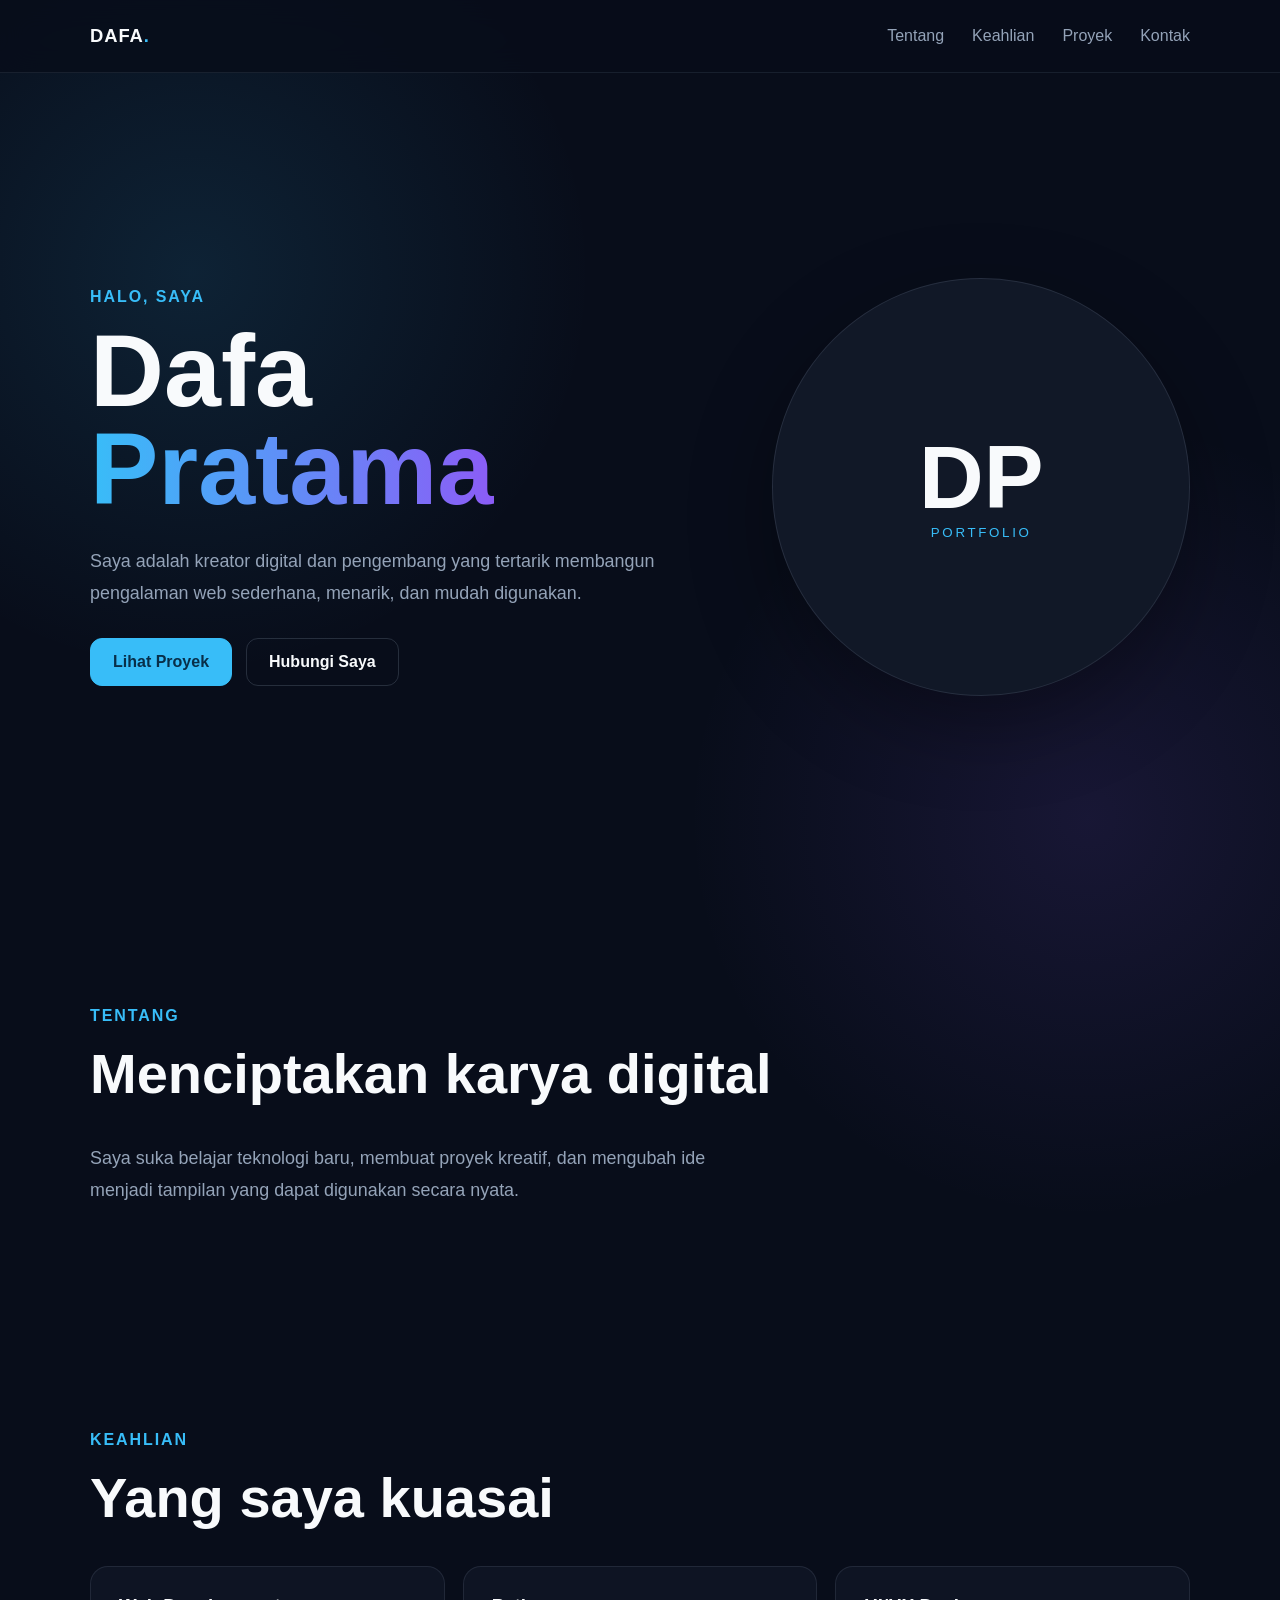
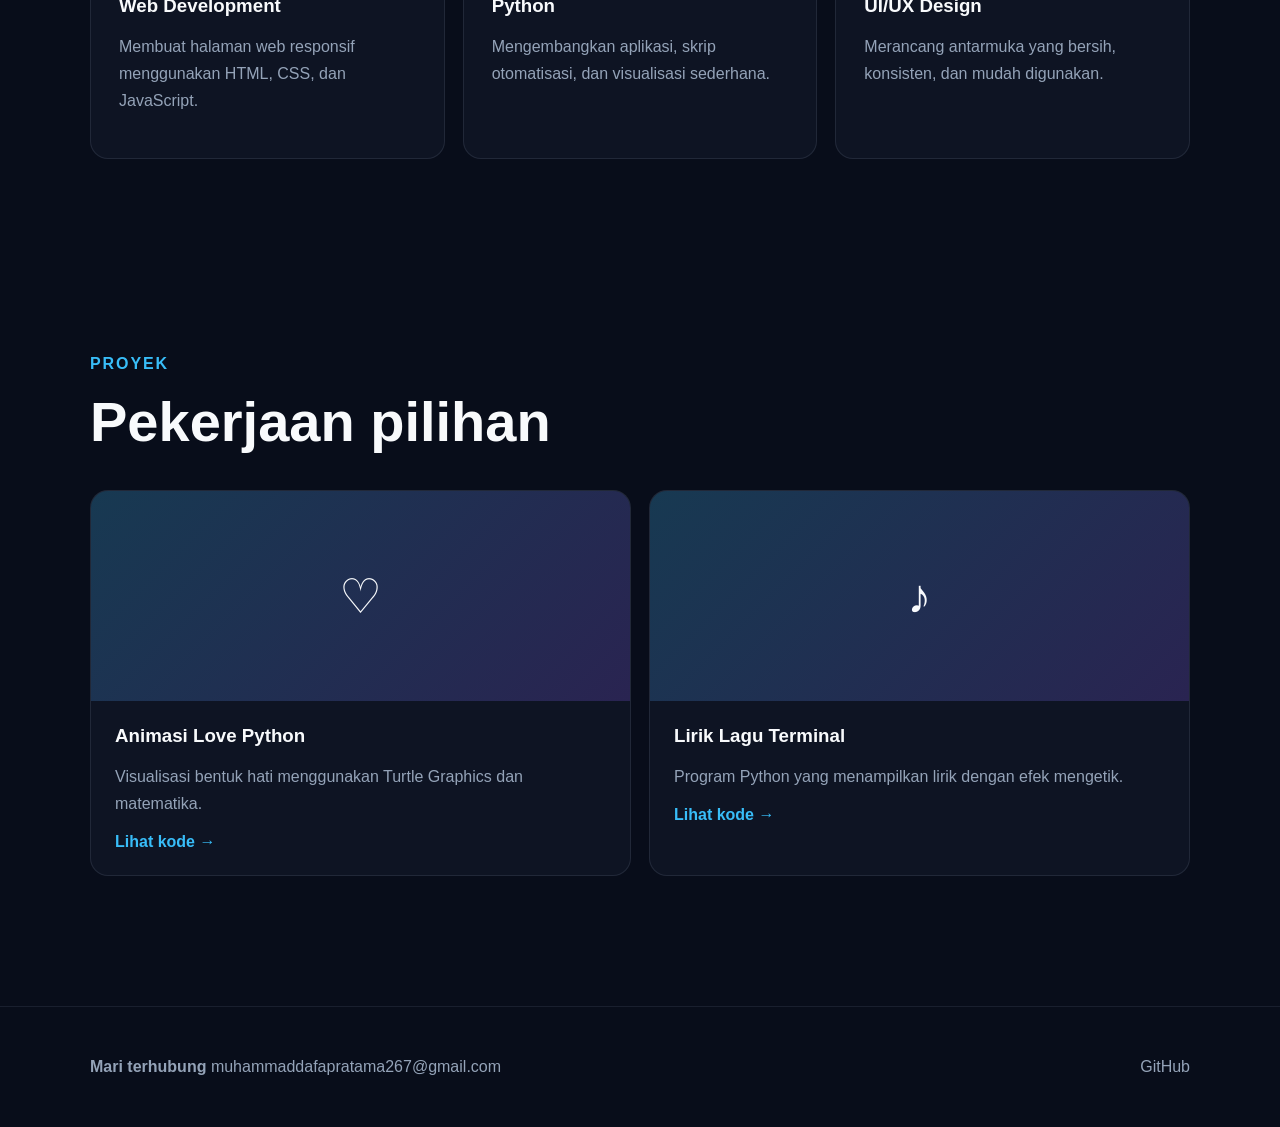
<file: index.html>
<!DOCTYPE html>
<html lang="id">
<head>
    <meta charset="UTF-8">
    <meta name="viewport" content="width=device-width, initial-scale=1.0">
    <meta name="description" content="Portfolio pribadi Dafa Pratama">
    <title>Dafa Pratama | Portfolio</title>
    <link rel="stylesheet" href="style.css">
</head>
<body>
    <nav aria-label="Navigasi utama">
        <div class="container">
            <a class="logo" href="#home">DAFA<span>.</span></a>
            <button class="menu-button" type="button" aria-label="Buka menu" aria-controls="nav-links" aria-expanded="false">☰</button>
            <div class="nav-links" id="nav-links">
                <a href="#tentang">Tentang</a>
                <a href="#keahlian">Keahlian</a>
                <a href="#proyek">Proyek</a>
                <a href="#kontak">Kontak</a>
            </div>
        </div>
    </nav>

    <main id="home" class="container">
        <div class="hero">
            <div>
                <p class="eyebrow">Halo, saya</p>
                <h1>Dafa <span>Pratama</span></h1>
                <p class="description">
                    Saya adalah kreator digital dan pengembang yang tertarik membangun
                    pengalaman web sederhana, menarik, dan mudah digunakan.
                </p>
                <div class="actions">
                    <a class="button primary" href="#proyek">Lihat Proyek</a>
                    <a class="button" href="#kontak">Hubungi Saya</a>
                </div>
            </div>

            <div class="profile-card" aria-label="Inisial Dafa Pratama">
                <div>
                    <strong>DP</strong>
                    <small>PORTFOLIO</small>
                </div>
            </div>
        </div>

        <section id="tentang" class="reveal">
            <div class="section-heading">
                <p>Tentang</p>
                <h2>Menciptakan karya digital</h2>
            </div>
            <p class="description">
                Saya suka belajar teknologi baru, membuat proyek kreatif, dan mengubah
                ide menjadi tampilan yang dapat digunakan secara nyata.
            </p>
        </section>

        <section id="keahlian" class="reveal">
            <div class="section-heading">
                <p>Keahlian</p>
                <h2>Yang saya kuasai</h2>
            </div>
            <div class="skills">
                <article class="skill">
                    <h3>Web Development</h3>
                    <p>Membuat halaman web responsif menggunakan HTML, CSS, dan JavaScript.</p>
                </article>
                <article class="skill">
                    <h3>Python</h3>
                    <p>Mengembangkan aplikasi, skrip otomatisasi, dan visualisasi sederhana.</p>
                </article>
                <article class="skill">
                    <h3>UI/UX Design</h3>
                    <p>Merancang antarmuka yang bersih, konsisten, dan mudah digunakan.</p>
                </article>
            </div>
        </section>

        <section id="proyek" class="reveal">
            <div class="section-heading">
                <p>Proyek</p>
                <h2>Pekerjaan pilihan</h2>
            </div>
            <div class="projects">
                <article class="project">
                    <div class="project-preview">♡</div>
                    <div class="project-content">
                        <h3>Animasi Love Python</h3>
                        <p>Visualisasi bentuk hati menggunakan Turtle Graphics dan matematika.</p>
                        <a href="pyvisual.py">Lihat kode →</a>
                    </div>
                </article>
                <article class="project">
                    <div class="project-preview">♪</div>
                    <div class="project-content">
                        <h3>Lirik Lagu Terminal</h3>
                        <p>Program Python yang menampilkan lirik dengan efek mengetik.</p>
                        <a href="Untitled-1.py">Lihat kode →</a>
                    </div>
                </article>
            </div>
        </section>
    </main>

    <footer id="kontak">
        <div class="container">
            <div>
                <strong>Mari terhubung</strong>
                <a href="mailto:muhammaddafapratama267@gmail.com">muhammaddafapratama267@gmail.com</a>
            </div>
            <div class="socials">
                <a href="https://github.com/DafaPratama" target="_blank" rel="noopener noreferrer">GitHub</a>
            </div>
        </div>
    </footer>

    <a class="back-to-top" href="#home" aria-label="Kembali ke atas">↑</a>

    <script src="script.js"></script>
</body>
</html>
</file>
<file: style.css>
:root {
    --bg: #080d1a;
    --surface: #111827;
    --accent: #38bdf8;
    --accent-two: #8b5cf6;
    --text: #f8fafc;
    --muted: #94a3b8;
}

* {
    box-sizing: border-box;
}

html {
    scroll-behavior: smooth;
}

body {
    margin: 0;
    font-family: Inter, Arial, sans-serif;
    color: var(--text);
    background:
        radial-gradient(circle at 15% 10%, rgba(56, 189, 248, 0.12), transparent 25rem),
        radial-gradient(circle at 85% 30%, rgba(139, 92, 246, 0.12), transparent 25rem),
        var(--bg);
}

a {
    color: inherit;
    text-decoration: none;
}

.container {
    width: min(1100px, calc(100% - 40px));
    margin-inline: auto;
}

nav {
    position: sticky;
    top: 0;
    z-index: 10;
    border-bottom: 1px solid rgba(148, 163, 184, 0.12);
    background: rgba(8, 13, 26, 0.85);
    backdrop-filter: blur(14px);
}

nav .container {
    height: 72px;
    display: flex;
    align-items: center;
    justify-content: space-between;
}

.logo {
    font-size: 1.15rem;
    font-weight: 800;
    letter-spacing: 0.05em;
}

.logo span {
    color: var(--accent);
}

.nav-links {
    display: flex;
    gap: 28px;
    color: var(--muted);
}

.nav-links a:hover {
    color: var(--accent);
}

.menu-button {
    display: none;
    width: 44px;
    height: 44px;
    border: 1px solid rgba(148, 163, 184, 0.22);
    border-radius: 10px;
    color: var(--text);
    background: transparent;
    font-size: 1.25rem;
    cursor: pointer;
}

.hero {
    min-height: calc(100vh - 72px);
    display: grid;
    grid-template-columns: 1.2fr 0.8fr;
    align-items: center;
    gap: 56px;
    padding-block: 80px;
}

.eyebrow {
    margin: 0 0 16px;
    color: var(--accent);
    font-weight: 700;
    letter-spacing: 0.12em;
    text-transform: uppercase;
}

h1 {
    margin: 0;
    font-size: clamp(3rem, 8vw, 6.5rem);
    line-height: 0.95;
}

h1 span {
    color: transparent;
    background: linear-gradient(90deg, var(--accent), var(--accent-two));
    background-clip: text;
}

.description {
    max-width: 620px;
    margin: 28px 0;
    color: var(--muted);
    font-size: 1.12rem;
    line-height: 1.8;
}

.actions {
    display: flex;
    flex-wrap: wrap;
    gap: 14px;
}

.button {
    padding: 14px 22px;
    border: 1px solid rgba(148, 163, 184, 0.22);
    border-radius: 12px;
    font-weight: 700;
    transition: 180ms ease;
}

.button.primary {
    border-color: var(--accent);
    color: #082f49;
    background: var(--accent);
}

.button:hover {
    transform: translateY(-2px);
    border-color: var(--accent);
}

.profile-card {
    aspect-ratio: 1;
    display: grid;
    place-items: center;
    border: 1px solid rgba(148, 163, 184, 0.16);
    border-radius: 50%;
    background: var(--surface);
    box-shadow: 0 30px 80px rgba(0, 0, 0, 0.35);
}

.profile-card div {
    text-align: center;
}

.profile-card strong {
    display: block;
    font-size: clamp(3rem, 7vw, 6rem);
    line-height: 1;
}

.profile-card small {
    color: var(--accent);
    letter-spacing: 0.2em;
}

section {
    padding-block: 90px;
}

.section-heading {
    margin-bottom: 36px;
}

.section-heading h2 {
    margin: 8px 0 0;
    font-size: clamp(2rem, 5vw, 3.5rem);
}

.section-heading p {
    color: var(--accent);
    font-weight: 700;
    text-transform: uppercase;
    letter-spacing: 0.12em;
}

.skills,
.projects {
    display: grid;
    gap: 18px;
}

.skills {
    grid-template-columns: repeat(3, 1fr);
}

.projects {
    grid-template-columns: repeat(2, 1fr);
}

.skill,
.project {
    border: 1px solid rgba(148, 163, 184, 0.14);
    border-radius: 18px;
    background: rgba(17, 24, 39, 0.78);
}

.skill {
    padding: 28px;
}

.skill h3 {
    margin: 0 0 12px;
}

.skill p,
.project p {
    color: var(--muted);
    line-height: 1.7;
}

.project {
    overflow: hidden;
}

.project-preview {
    height: 210px;
    display: grid;
    place-items: center;
    font-size: 3rem;
    background: linear-gradient(135deg, rgba(56, 189, 248, 0.22), rgba(139, 92, 246, 0.22));
}

.project-content {
    padding: 24px;
}

.project-content h3 {
    margin: 0;
}

.project-content a {
    color: var(--accent);
    font-weight: 700;
}

.reveal {
    opacity: 0;
    transform: translateY(24px);
    transition: opacity 600ms ease, transform 600ms ease;
}

.reveal.visible {
    opacity: 1;
    transform: translateY(0);
}

footer {
    margin-top: 40px;
    border-top: 1px solid rgba(148, 163, 184, 0.12);
}

footer .container {
    min-height: 120px;
    display: flex;
    align-items: center;
    justify-content: space-between;
    color: var(--muted);
}

.socials {
    display: flex;
    gap: 18px;
}

.back-to-top {
    position: fixed;
    right: 24px;
    bottom: 24px;
    width: 48px;
    height: 48px;
    display: grid;
    place-items: center;
    border: 1px solid rgba(148, 163, 184, 0.24);
    border-radius: 50%;
    color: var(--text);
    background: var(--surface);
    box-shadow: 0 12px 30px rgba(0, 0, 0, 0.25);
    opacity: 0;
    pointer-events: none;
    transform: translateY(12px);
    transition: 180ms ease;
}

.back-to-top.visible {
    opacity: 1;
    pointer-events: auto;
    transform: translateY(0);
}

@media (max-width: 800px) {
    .hero {
        grid-template-columns: 1fr;
        text-align: center;
    }

    .description {
        margin-inline: auto;
    }

    .actions {
        justify-content: center;
    }

    .profile-card {
        width: min(280px, 80%);
        margin-inline: auto;
    }

    .skills,
    .projects {
        grid-template-columns: 1fr;
    }

    .menu-button {
        display: grid;
        place-items: center;
    }

    .nav-links {
        position: absolute;
        top: 72px;
        left: 20px;
        right: 20px;
        display: none;
        flex-direction: column;
        gap: 0;
        padding: 8px;
        border: 1px solid rgba(148, 163, 184, 0.14);
        border-radius: 14px;
        background: rgba(17, 24, 39, 0.98);
        box-shadow: 0 18px 40px rgba(0, 0, 0, 0.35);
    }

    .nav-links.open {
        display: flex;
    }

    .nav-links a {
        padding: 14px 12px;
    }

    footer .container {
        flex-direction: column;
        justify-content: center;
        gap: 10px;
        text-align: center;
    }
}

@media (prefers-reduced-motion: reduce) {
    html {
        scroll-behavior: auto;
    }

    *,
    *::before,
    *::after {
        transition-duration: 0.01ms !important;
        animation-duration: 0.01ms !important;
        animation-iteration-count: 1 !important;
    }
}
</file>
